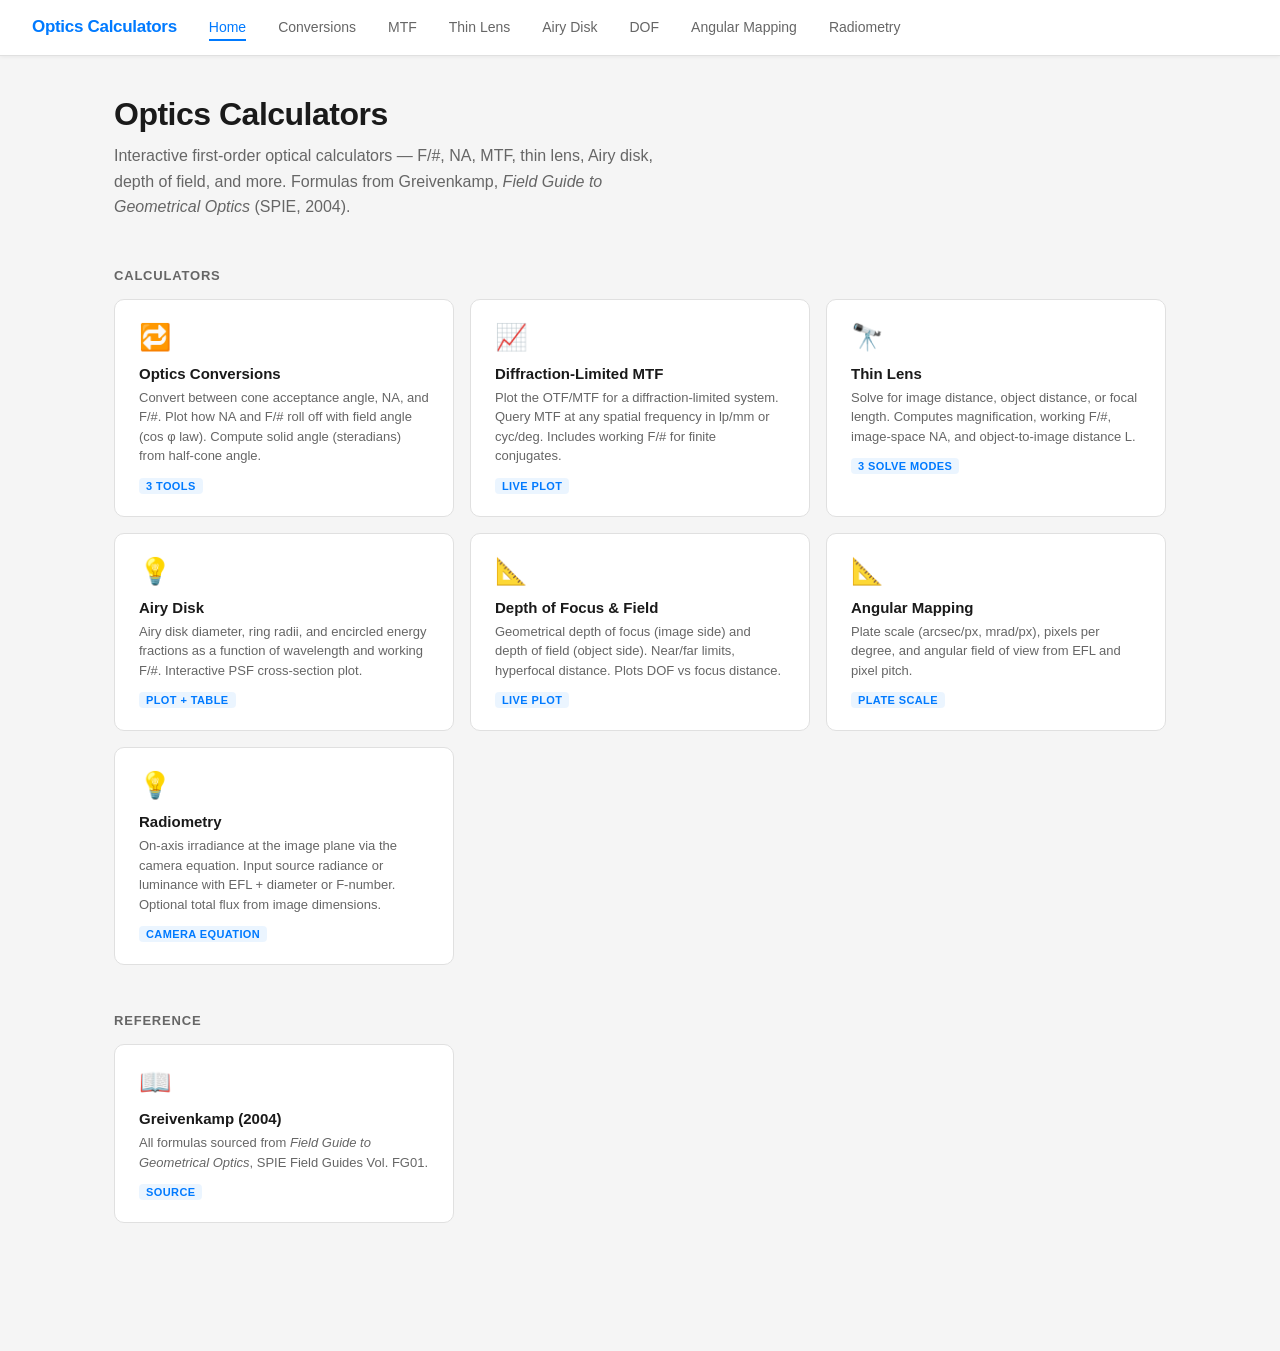
<file: index.html>
<!DOCTYPE html>
<html lang="en">
<head>
    <meta charset="UTF-8">
    <meta name="viewport" content="width=device-width, initial-scale=1.0">
    <title>Optics Calculators</title>
    <link rel="stylesheet" href="style.css">
</head>
<body>

<nav>
    <a href="index.html" class="brand">Optics Calculators</a>
    <a href="index.html" class="active">Home</a>
    <a href="calculators/optics-conversions.html">Conversions</a>
    <a href="calculators/diffraction-mtf.html">MTF</a>
    <a href="calculators/thin-lens.html">Thin Lens</a>
    <a href="calculators/airy-disk.html">Airy Disk</a>
    <a href="calculators/depth-of-field.html">DOF</a>
    <a href="calculators/angular-mapping.html">Angular Mapping</a>
    <a href="calculators/radiometry.html">Radiometry</a>
</nav>

<div class="page">
    <div class="hero">
        <h1>Optics Calculators</h1>
        <p>Interactive first-order optical calculators — F/#, NA, MTF, thin lens, Airy disk, depth of field, and more.
            Formulas from Greivenkamp, <em>Field Guide to Geometrical Optics</em> (SPIE, 2004).</p>
    </div>

    <div class="section-title">Calculators</div>
    <div class="card-grid">

        <a class="card" href="calculators/optics-conversions.html">
            <div class="card-icon">🔁</div>
            <h3>Optics Conversions</h3>
            <p>Convert between cone acceptance angle, NA, and F/#. Plot how NA and F/# roll off with field angle (cos φ law). Compute solid angle (steradians) from half-cone angle.</p>
            <span class="tag">3 tools</span>
        </a>

        <a class="card" href="calculators/diffraction-mtf.html">
            <div class="card-icon">📈</div>
            <h3>Diffraction-Limited MTF</h3>
            <p>Plot the OTF/MTF for a diffraction-limited system. Query MTF at any spatial frequency in lp/mm or cyc/deg. Includes working F/# for finite conjugates.</p>
            <span class="tag">Live plot</span>
        </a>

        <a class="card" href="calculators/thin-lens.html">
            <div class="card-icon">🔭</div>
            <h3>Thin Lens</h3>
            <p>Solve for image distance, object distance, or focal length. Computes magnification, working F/#, image-space NA, and object-to-image distance L.</p>
            <span class="tag">3 solve modes</span>
        </a>

        <a class="card" href="calculators/airy-disk.html">
            <div class="card-icon">💡</div>
            <h3>Airy Disk</h3>
            <p>Airy disk diameter, ring radii, and encircled energy fractions as a function of wavelength and working F/#. Interactive PSF cross-section plot.</p>
            <span class="tag">Plot + table</span>
        </a>

        <a class="card" href="calculators/depth-of-field.html">
            <div class="card-icon">📐</div>
            <h3>Depth of Focus &amp; Field</h3>
            <p>Geometrical depth of focus (image side) and depth of field (object side). Near/far limits, hyperfocal distance. Plots DOF vs focus distance.</p>
            <span class="tag">Live plot</span>
        </a>

        <a class="card" href="calculators/angular-mapping.html">
            <div class="card-icon">📐</div>
            <h3>Angular Mapping</h3>
            <p>Plate scale (arcsec/px, mrad/px), pixels per degree, and angular field of view from EFL and pixel pitch.</p>
            <span class="tag">Plate scale</span>
        </a>

        <a class="card" href="calculators/radiometry.html">
            <div class="card-icon">💡</div>
            <h3>Radiometry</h3>
            <p>On-axis irradiance at the image plane via the camera equation. Input source radiance or luminance with EFL + diameter or F-number. Optional total flux from image dimensions.</p>
            <span class="tag">Camera equation</span>
        </a>

    </div>

    <div class="section-title">Reference</div>
    <div class="card-grid">
        <div class="card" style="cursor:default; pointer-events:none;">
            <div class="card-icon">📖</div>
            <h3>Greivenkamp (2004)</h3>
            <p>All formulas sourced from <em>Field Guide to Geometrical Optics</em>, SPIE Field Guides Vol. FG01.</p>
            <span class="tag">Source</span>
        </div>
    </div>
</div>

</body>
</html>
</file>
<file: style.css>
:root {
    --blue: #007AFF;
    --blue-dark: #005BBB;
    --blue-light: rgba(0, 122, 255, 0.08);
    --bg: #f5f5f5;
    --card: #ffffff;
    --border: #e0e0e0;
    --text: #1a1a1a;
    --text-muted: #666;
    --radius: 10px;
    --shadow: 0 2px 12px rgba(0,0,0,0.08);
}

* { box-sizing: border-box; margin: 0; padding: 0; }

body {
    font-family: -apple-system, BlinkMacSystemFont, "Segoe UI", Arial, sans-serif;
    background: var(--bg);
    color: var(--text);
    min-height: 100vh;
}

/* ── Nav ── */
nav {
    background: white;
    border-bottom: 1px solid var(--border);
    padding: 0 32px;
    display: flex;
    align-items: center;
    gap: 32px;
    height: 56px;
    position: sticky;
    top: 0;
    z-index: 100;
    box-shadow: 0 1px 4px rgba(0,0,0,0.06);
}

nav .brand {
    font-weight: 700;
    font-size: 17px;
    color: var(--blue);
    text-decoration: none;
    letter-spacing: -0.3px;
}

nav a {
    color: var(--text-muted);
    text-decoration: none;
    font-size: 14px;
    font-weight: 500;
    padding: 4px 0;
    border-bottom: 2px solid transparent;
    transition: color 0.15s, border-color 0.15s;
}

nav a:hover, nav a.active {
    color: var(--blue);
    border-bottom-color: var(--blue);
}

/* ── Page wrapper ── */
.page {
    max-width: 1100px;
    margin: 0 auto;
    padding: 40px 24px 80px;
}

/* ── Hero ── */
.hero {
    margin-bottom: 48px;
}

.hero h1 {
    font-size: 32px;
    font-weight: 700;
    letter-spacing: -0.5px;
    margin-bottom: 10px;
}

.hero p {
    color: var(--text-muted);
    font-size: 16px;
    max-width: 560px;
    line-height: 1.6;
}

/* ── Calculator cards ── */
.section-title {
    font-size: 13px;
    font-weight: 700;
    text-transform: uppercase;
    letter-spacing: 0.8px;
    color: var(--text-muted);
    margin-bottom: 16px;
}

.card-grid {
    display: grid;
    grid-template-columns: repeat(auto-fill, minmax(280px, 1fr));
    gap: 16px;
    margin-bottom: 48px;
}

.card {
    background: var(--card);
    border: 1px solid var(--border);
    border-radius: var(--radius);
    padding: 22px 24px;
    text-decoration: none;
    color: var(--text);
    transition: box-shadow 0.15s, border-color 0.15s, transform 0.1s;
    display: block;
}

.card:hover {
    box-shadow: var(--shadow);
    border-color: var(--blue);
    transform: translateY(-1px);
}

.card-icon {
    font-size: 26px;
    margin-bottom: 12px;
}

.card h3 {
    font-size: 15px;
    font-weight: 600;
    margin-bottom: 6px;
}

.card p {
    font-size: 13px;
    color: var(--text-muted);
    line-height: 1.5;
}

.card .tag {
    display: inline-block;
    margin-top: 12px;
    font-size: 11px;
    font-weight: 600;
    color: var(--blue);
    background: var(--blue-light);
    border-radius: 4px;
    padding: 2px 7px;
    text-transform: uppercase;
    letter-spacing: 0.4px;
}

/* ── Calculator page layout ── */
.calc-page {
    max-width: 1100px;
    margin: 0 auto;
    padding: 36px 24px 80px;
}

.calc-page h1 {
    font-size: 26px;
    font-weight: 700;
    margin-bottom: 6px;
    letter-spacing: -0.3px;
}

.calc-page .subtitle {
    color: var(--text-muted);
    font-size: 14px;
    margin-bottom: 28px;
}

/* ── Tabs ── */
.tabs {
    display: flex;
    gap: 0;
    border-bottom: 2px solid var(--border);
    margin-bottom: 28px;
}

.tab-btn {
    padding: 10px 20px;
    font-size: 14px;
    font-weight: 600;
    color: var(--text-muted);
    background: none;
    border: none;
    border-bottom: 2px solid transparent;
    margin-bottom: -2px;
    cursor: pointer;
    transition: color 0.15s, border-color 0.15s;
}

.tab-btn.active {
    color: var(--blue);
    border-bottom-color: var(--blue);
}

.tab-panel { display: none; }
.tab-panel.active { display: block; }

/* ── Formula box ── */
.formula-box {
    background: var(--blue-light);
    border-left: 4px solid var(--blue);
    border-radius: 0 8px 8px 0;
    padding: 18px 20px;
    margin-bottom: 24px;
}

.formula-box .formula-title {
    font-weight: 700;
    font-size: 13px;
    text-transform: uppercase;
    letter-spacing: 0.5px;
    color: var(--blue);
    margin-bottom: 12px;
}

.formula-box .formula-item {
    margin: 10px 0;
    font-size: 15px;
    line-height: 1.7;
}

/* ── Inputs ── */
.input-section {
    background: white;
    border: 1px solid var(--border);
    border-radius: var(--radius);
    padding: 22px 24px;
    margin-bottom: 20px;
}

.input-group {
    display: flex;
    align-items: center;
    margin-bottom: 14px;
    gap: 10px;
}

.input-group:last-child { margin-bottom: 0; }

label {
    min-width: 200px;
    font-weight: 600;
    font-size: 14px;
}

input[type="number"] {
    padding: 8px 12px;
    border: 1px solid var(--border);
    border-radius: 6px;
    font-size: 14px;
    width: 110px;
    transition: border-color 0.15s;
}

input[type="number"]:focus {
    outline: none;
    border-color: var(--blue);
    box-shadow: 0 0 0 3px rgba(0,122,255,0.12);
}

.unit {
    font-size: 13px;
    color: var(--text-muted);
    min-width: 50px;
}

/* ── Button ── */
.btn {
    background: var(--blue);
    color: white;
    padding: 10px 24px;
    border: none;
    border-radius: 7px;
    cursor: pointer;
    font-size: 14px;
    font-weight: 600;
    transition: background 0.15s;
    margin: 18px 0 4px;
}

.btn:hover { background: var(--blue-dark); }

/* ── Results ── */
.results-box {
    background: white;
    border: 1px solid var(--border);
    border-radius: var(--radius);
    padding: 20px 24px;
    margin-top: 16px;
}

.results-box h3 {
    font-size: 14px;
    text-transform: uppercase;
    letter-spacing: 0.5px;
    color: var(--text-muted);
    margin-bottom: 14px;
    font-weight: 700;
}

.result-row {
    display: flex;
    justify-content: space-between;
    align-items: baseline;
    padding: 8px 0;
    border-bottom: 1px solid #f0f0f0;
    font-size: 14px;
}

.result-row:last-child { border-bottom: none; }

.result-label { color: var(--text-muted); }
.result-value { font-weight: 700; font-size: 16px; color: var(--text); }

.highlight-box {
    background: var(--blue-light);
    border-left: 4px solid var(--blue);
    border-radius: 0 8px 8px 0;
    padding: 14px 18px;
    margin-top: 16px;
}

.highlight-box .result-row { border-bottom-color: rgba(0,122,255,0.15); }

/* ── Chart ── */
.chart-wrap {
    background: white;
    border: 1px solid var(--border);
    border-radius: var(--radius);
    padding: 20px;
    margin-top: 20px;
    position: relative;
    height: 440px;
}

/* ── Error ── */
.error { color: #d32f2f; font-weight: 600; font-size: 14px; }

/* ── Back link ── */
.back-link {
    display: inline-flex;
    align-items: center;
    gap: 6px;
    color: var(--text-muted);
    text-decoration: none;
    font-size: 13px;
    font-weight: 500;
    margin-bottom: 20px;
    transition: color 0.15s;
}
.back-link:hover { color: var(--blue); }
</file>
